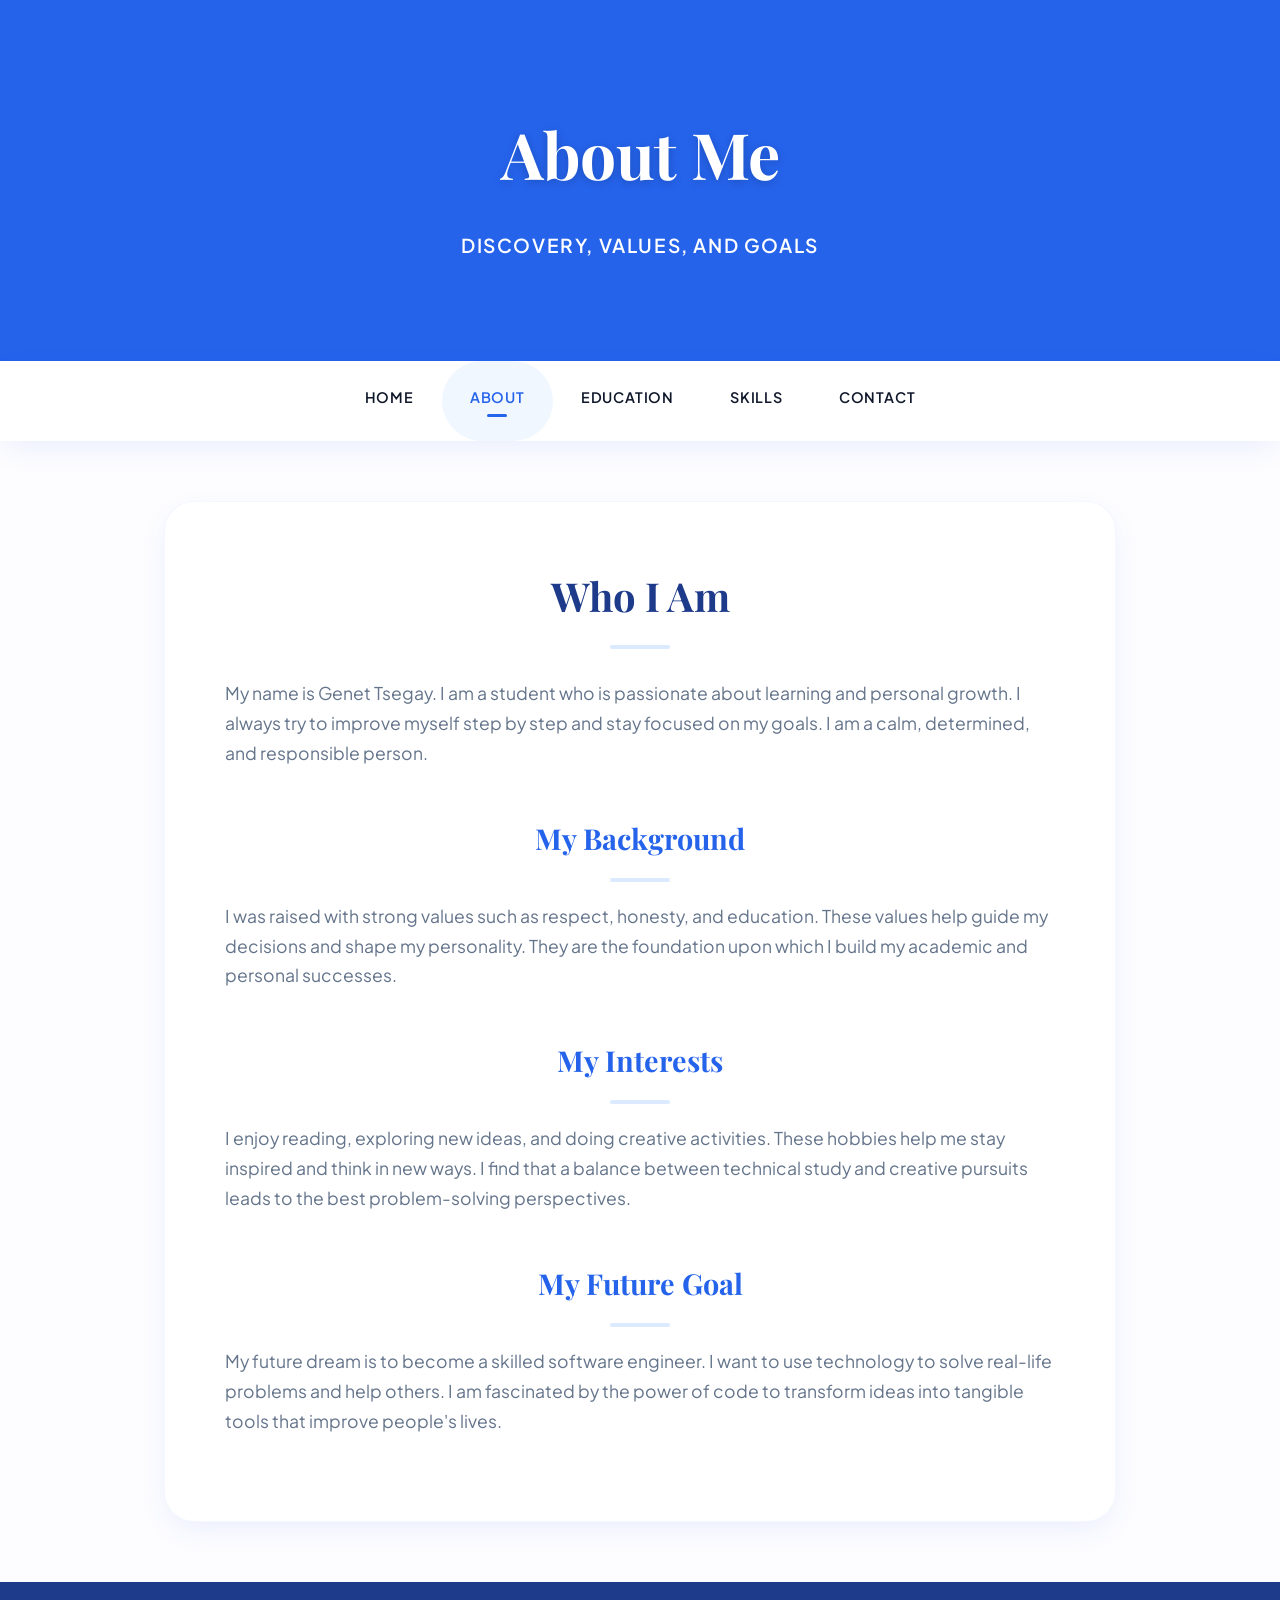
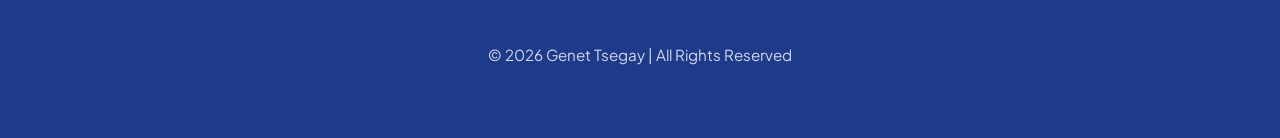
<file: about.html>
<!DOCTYPE html>
<html lang="en">
<head>
    <meta charset="UTF-8">
    <meta name="viewport" content="width=device-width, initial-scale=1.0">
    <title>About Me | Genet Tsegay</title>
    <link rel="stylesheet" href="style.css">
</head>
<body>

    <header class="top-header">
        <h1>About Me</h1>
        <p class="tagline">Discovery, Values, and Goals</p>
    </header>

    <nav id="navbar">
        <div class="nav-container">
            <div class="menu-toggle" id="mobile-menu">
                <span class="bar"></span>
                <span class="bar"></span>
                <span class="bar"></span>
            </div>
            <ul class="nav-links">
                <li><a href="index.html">Home</a></li>
                <li><a href="about.html">About</a></li>
                <li><a href="education.html">Education</a></li>
                <li><a href="skills.html">Skills</a></li>
                <li><a href="contact.html">Contact</a></li>
            </ul>
        </div>
    </nav>

    <main class="container">
        <section class="content-card">
            <h2>Who I Am</h2>
            <p>
                My name is Genet Tsegay. I am a student who is passionate about learning and personal growth. 
                I always try to improve myself step by step and stay focused on my goals. I am a calm, determined, and responsible person.
            </p>

            <h2 class="section-title">My Background</h2>
            <p>
                I was raised with strong values such as respect, honesty, and education. 
                These values help guide my decisions and shape my personality. They are the foundation upon which I build my academic and personal successes.
            </p>

            <h2 class="section-title">My Interests</h2>
            <p>
                I enjoy reading, exploring new ideas, and doing creative activities. 
                These hobbies help me stay inspired and think in new ways. I find that a balance between technical study and creative pursuits leads to the best problem-solving perspectives.
            </p>

            <h2 class="section-title">My Future Goal</h2>
            <p>
                My future dream is to become a skilled software engineer. 
                I want to use technology to solve real-life problems and help others. I am fascinated by the power of code to transform ideas into tangible tools that improve people's lives.
            </p>
        </section>
    </main>

    <footer>
        <p>© 2026 Genet Tsegay | All Rights Reserved</p>
    </footer>

    <script src="script.js"></script>
</body>
</html>
</file>
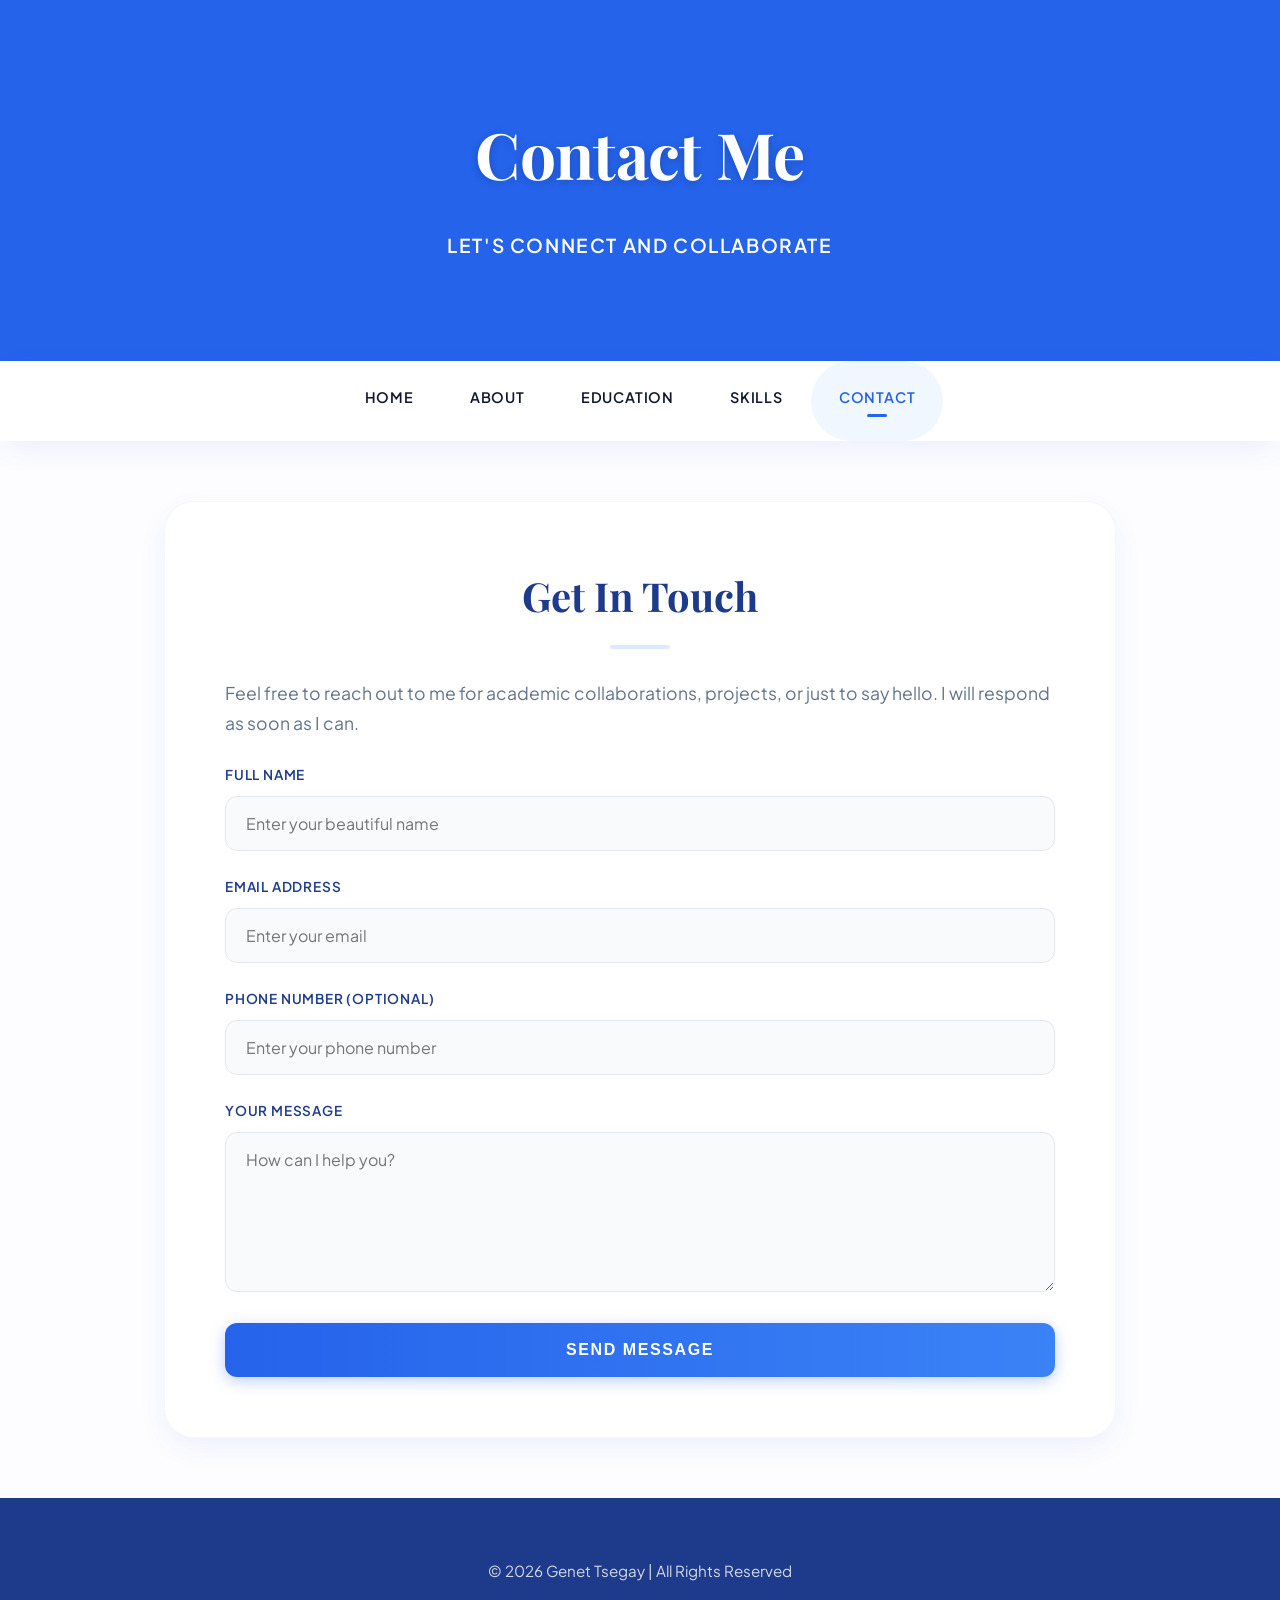
<file: contact.html>
<!DOCTYPE html>
<html lang="en">
<head>
    <meta charset="UTF-8">
    <meta name="viewport" content="width=device-width, initial-scale=1.0">
    <title>Contact Me | Genet Tsegay</title>
    <link rel="stylesheet" href="style.css">
</head>
<body>

    <header class="top-header">
        <h1>Contact Me</h1>
        <p class="tagline">Let's Connect and Collaborate</p>
    </header>

    <nav id="navbar">
        <div class="nav-container">
            <div class="menu-toggle" id="mobile-menu">
                <span class="bar"></span>
                <span class="bar"></span>
                <span class="bar"></span>
            </div>
            <ul class="nav-links">
                <li><a href="index.html">Home</a></li>
                <li><a href="about.html">About</a></li>
                <li><a href="education.html">Education</a></li>
                <li><a href="skills.html">Skills</a></li>
                <li><a href="contact.html">Contact</a></li>
            </ul>
        </div>
    </nav>

    <main class="container">
        <section class="content-card">
            <h2>Get In Touch</h2>
            <p>
                Feel free to reach out to me for academic collaborations, projects, or just to say hello. 
                I will respond as soon as I can.
            </p>

            <form class="contact-form">
                <div class="form-group">
                    <label for="name">Full Name</label>
                    <input type="text" id="name" name="name" class="form-control" placeholder="Enter your beautiful name" required>
                </div>

                <div class="form-group">
                    <label for="email">Email Address</label>
                    <input type="email" id="email" name="email" class="form-control" placeholder="Enter your email" required>
                </div>

                <div class="form-group">
                    <label for="phone">Phone Number (optional)</label>
                    <input type="tel" id="phone" name="phone" class="form-control" placeholder="Enter your phone number">
                </div>

                <div class="form-group">
                    <label for="message">Your Message</label>
                    <textarea id="message" name="message" rows="6" class="form-control" placeholder="How can I help you?" required></textarea>
                </div>

                <button type="submit" class="btn">Send Message</button>
            </form>

            <div id="successMsg" style="display: none; margin-top: 24px; padding: 16px; background: #ecfdf5; color: #065f46; border-radius: 8px; font-weight: 600;">
                ✅ Your message has been sent successfully! Thank you for reaching out.
            </div>
        </section>
    </main>

    <footer>
        <p>© 2026 Genet Tsegay | All Rights Reserved</p>
    </footer>

    <script src="script.js"></script>
</body>
</html>
</file>
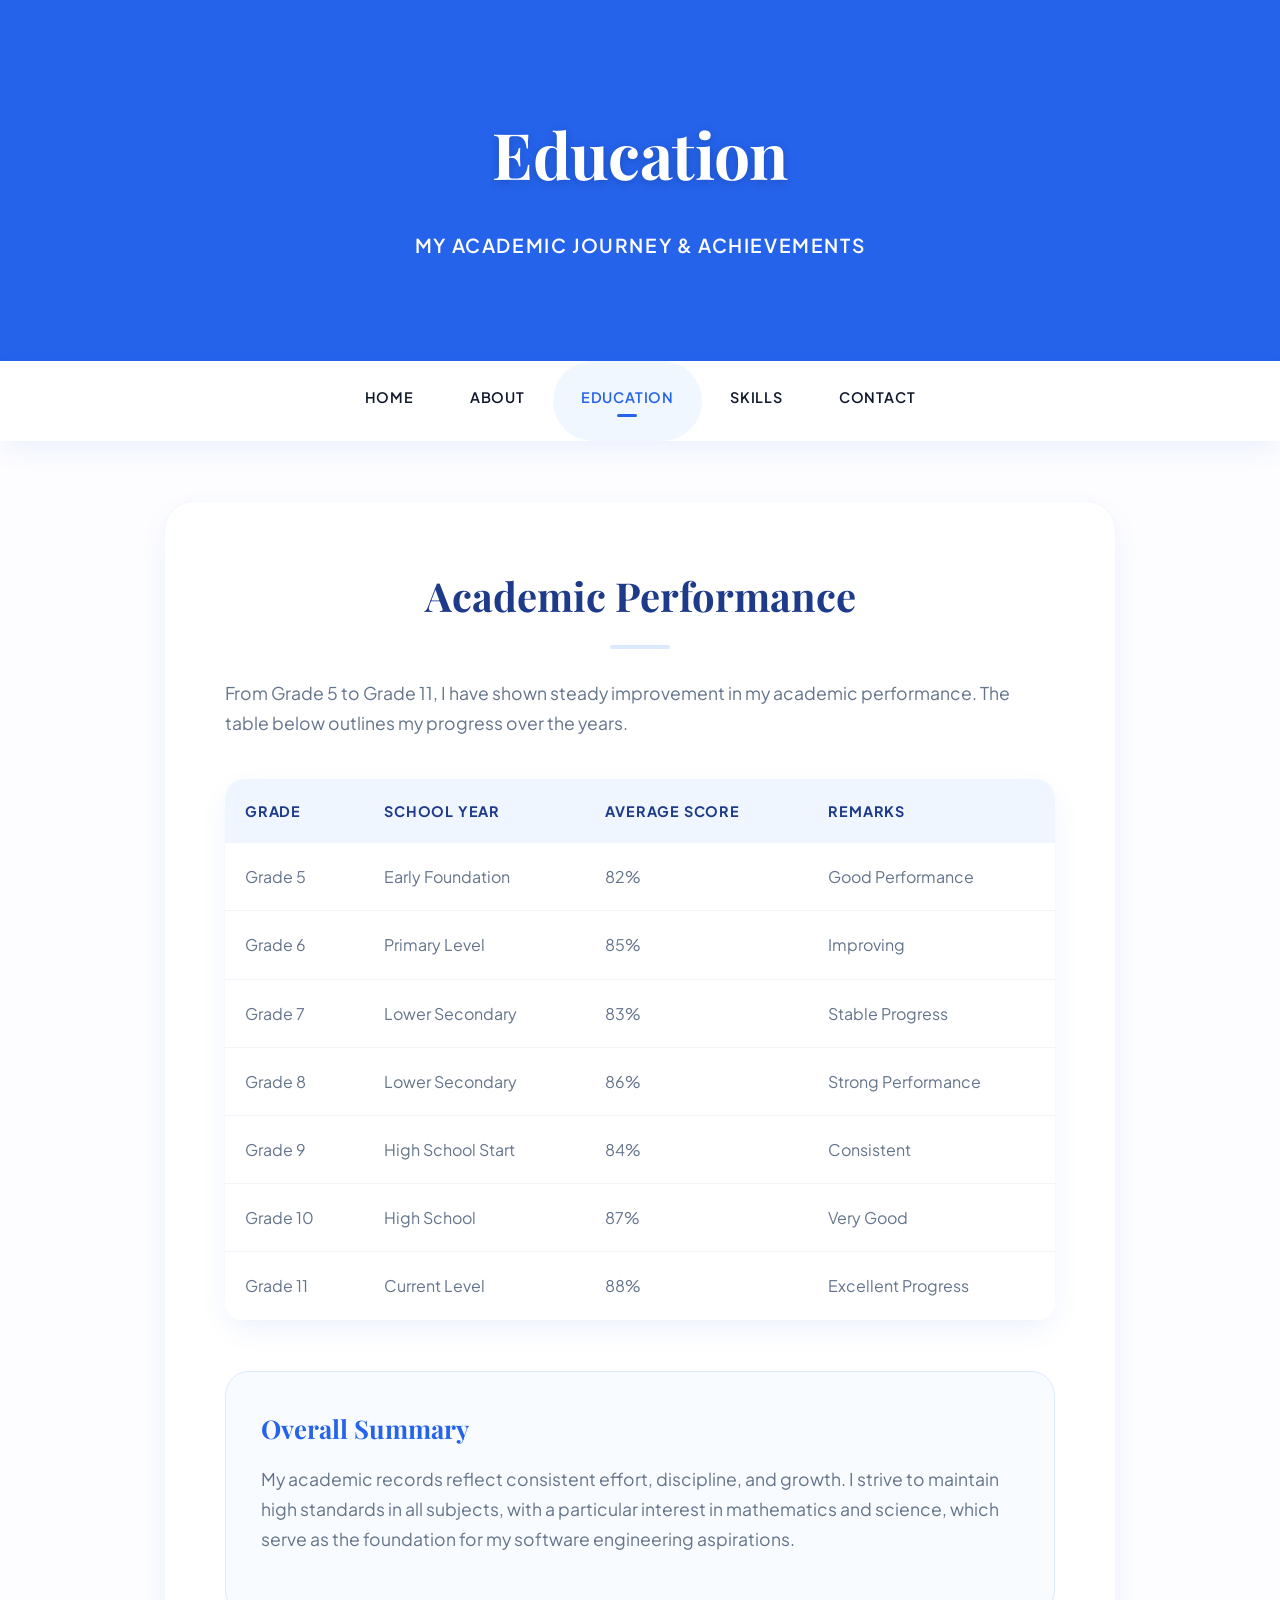
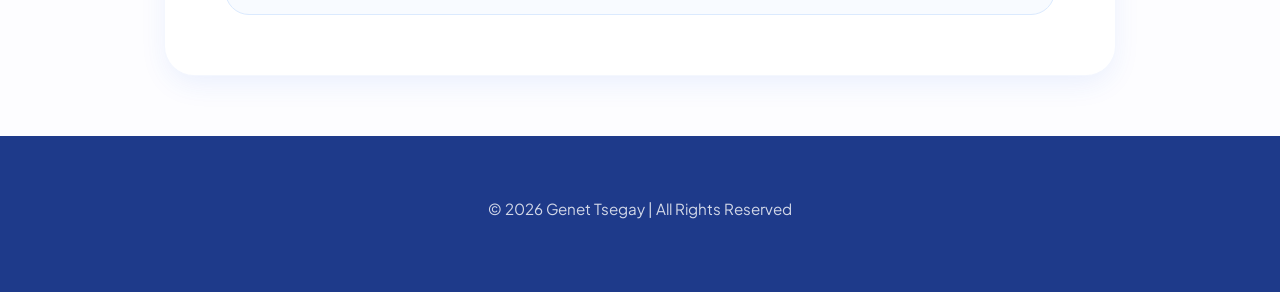
<file: education.html>
<!DOCTYPE html>
<html lang="en">
<head>
    <meta charset="UTF-8">
    <meta name="viewport" content="width=device-width, initial-scale=1.0">
    <title>Education | Genet Tsegay</title>
    <link rel="stylesheet" href="style.css">
</head>
<body>

    <header class="top-header">
        <h1>Education</h1>
        <p class="tagline">My Academic Journey & Achievements</p>
    </header>

    <nav id="navbar">
        <div class="nav-container">
            <div class="menu-toggle" id="mobile-menu">
                <span class="bar"></span>
                <span class="bar"></span>
                <span class="bar"></span>
            </div>
            <ul class="nav-links">
                <li><a href="index.html">Home</a></li>
                <li><a href="about.html">About</a></li>
                <li><a href="education.html">Education</a></li>
                <li><a href="skills.html">Skills</a></li>
                <li><a href="contact.html">Contact</a></li>
            </ul>
        </div>
    </nav>

    <main class="container">
        <section class="content-card">
            <h2>Academic Performance</h2>
            <p>From Grade 5 to Grade 11, I have shown steady improvement in my academic performance. The table below outlines my progress over the years.</p>
            
            <div class="table-responsive">
                <table>
                    <thead>
                        <tr>
                            <th>Grade</th>
                            <th>School Year</th>
                            <th>Average Score</th>
                            <th>Remarks</th>
                        </tr>
                    </thead>
                    <tbody>
                        <tr>
                            <td>Grade 5</td>
                            <td>Early Foundation</td>
                            <td>82%</td>
                            <td>Good Performance</td>
                        </tr>
                        <tr>
                            <td>Grade 6</td>
                            <td>Primary Level</td>
                            <td>85%</td>
                            <td>Improving</td>
                        </tr>
                        <tr>
                            <td>Grade 7</td>
                            <td>Lower Secondary</td>
                            <td>83%</td>
                            <td>Stable Progress</td>
                        </tr>
                        <tr>
                            <td>Grade 8</td>
                            <td>Lower Secondary</td>
                            <td>86%</td>
                            <td>Strong Performance</td>
                        </tr>
                        <tr>
                            <td>Grade 9</td>
                            <td>High School Start</td>
                            <td>84%</td>
                            <td>Consistent</td>
                        </tr>
                        <tr>
                            <td>Grade 10</td>
                            <td>High School</td>
                            <td>87%</td>
                            <td>Very Good</td>
                        </tr>
                        <tr>
                            <td>Grade 11</td>
                            <td>Current Level</td>
                            <td>88%</td>
                            <td>Excellent Progress</td>
                        </tr>
                    </tbody>
                </table>
            </div>

            <div class="summary-box">
                <h3>Overall Summary</h3>
                <p>
                    My academic records reflect consistent effort, discipline, and growth. 
                    I strive to maintain high standards in all subjects, with a particular interest in mathematics and science, which serve as the foundation for my software engineering aspirations.
                </p>
            </div>
        </section>
    </main>

    <footer>
        <p>© 2026 Genet Tsegay | All Rights Reserved</p>
    </footer>

    <script src="script.js"></script>
</body>
</html>
</file>
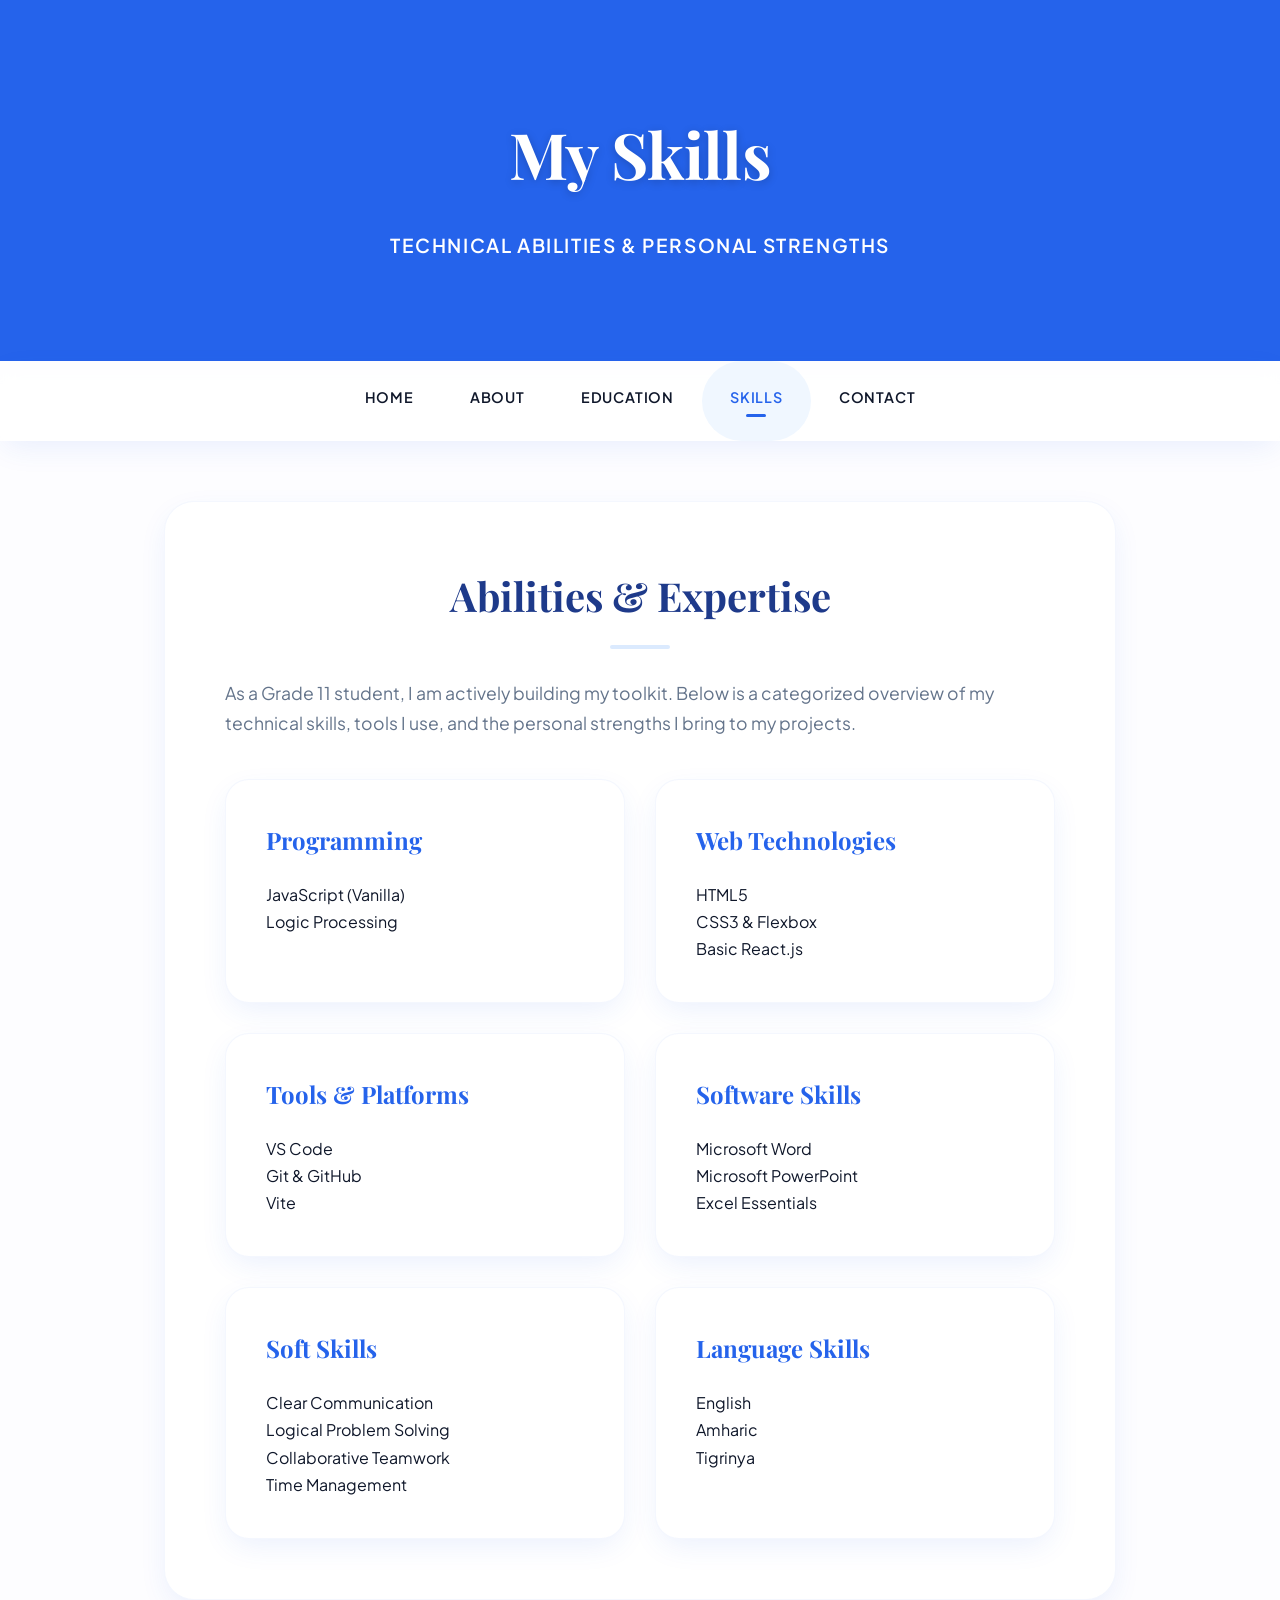
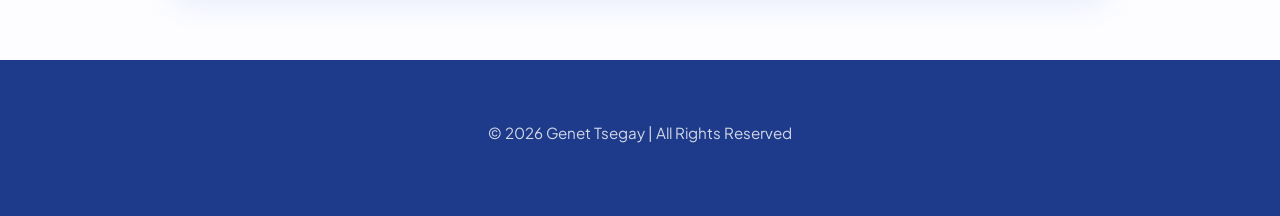
<file: skills.html>
<!DOCTYPE html>
<html lang="en">
<head>
    <meta charset="UTF-8">
    <meta name="viewport" content="width=device-width, initial-scale=1.0">
    <title>Skills Overview | Genet Tsegay</title>
    <link rel="stylesheet" href="style.css">
</head>
<body>

    <header class="top-header">
        <h1>My Skills</h1>
        <p class="tagline">Technical Abilities & Personal Strengths</p>
    </header>

    <nav id="navbar">
        <div class="nav-container">
            <div class="menu-toggle" id="mobile-menu">
                <span class="bar"></span>
                <span class="bar"></span>
                <span class="bar"></span>
            </div>
            <ul class="nav-links">
                <li><a href="index.html">Home</a></li>
                <li><a href="about.html">About</a></li>
                <li><a href="education.html">Education</a></li>
                <li><a href="skills.html">Skills</a></li>
                <li><a href="contact.html">Contact</a></li>
            </ul>
        </div>
    </nav>

    <main class="container">
        <section class="content-card">
            <h2>Abilities & Expertise</h2>
            <p>
                As a Grade 11 student, I am actively building my toolkit. Below is a categorized overview of my technical skills, tools I use, and the personal strengths I bring to my projects.
            </p>

            <div class="skills-grid">
                <!-- Programming -->
                <div class="skill-card">
                    <h3>Programming</h3>
                    <ul>
                        <li>JavaScript (Vanilla)</li>
                        <li>Logic Processing</li>
                    </ul>
                </div>

                <!-- Web Tech -->
                <div class="skill-card">
                    <h3>Web Technologies</h3>
                    <ul>
                        <li>HTML5</li>
                        <li>CSS3 & Flexbox</li>
                        <li>Basic React.js</li>
                    </ul>
                </div>

                <!-- Tools -->
                <div class="skill-card">
                    <h3>Tools & Platforms</h3>
                    <ul>
                        <li>VS Code</li>
                        <li>Git & GitHub</li>
                        <li>Vite</li>
                    </ul>
                </div>

                <!-- Software -->
                <div class="skill-card">
                    <h3>Software Skills</h3>
                    <ul>
                        <li>Microsoft Word</li>
                        <li>Microsoft PowerPoint</li>
                        <li>Excel Essentials</li>
                    </ul>
                </div>

                <!-- Soft Skills -->
                <div class="skill-card">
                    <h3>Soft Skills</h3>
                    <ul>
                        <li>Clear Communication</li>
                        <li>Logical Problem Solving</li>
                        <li>Collaborative Teamwork</li>
                        <li>Time Management</li>
                    </ul>
                </div>

                <!-- Languages -->
                <div class="skill-card">
                    <h3>Language Skills</h3>
                    <ul>
                        <li>English</li>
                        <li>Amharic</li>
                        <li>Tigrinya</li>
                    </ul>
                </div>
            </div>
        </section>
    </main>

    <footer>
        <p>© 2026 Genet Tsegay | All Rights Reserved</p>
    </footer>

    <script src="script.js"></script>
</body>
</html>
</file>
<file: style.css>
/* 
   Advanced & Stylish Design System for Genet Tsegay's Portfolio
   Theme: Girly Stylish Professional (Blue Focused)
*/

@import url('https://fonts.googleapis.com/css2?family=Playfair+Display:wght@700&family=Plus+Jakarta+Sans:wght@300;400;500;600;700&display=swap');

:root {
    --primary: #2563eb;
    --primary-soft: #dbeafe;
    --primary-dark: #1e3a8a;
    --secondary: #3b82f6;
    --accent: #93c5fd;
    --bg-light: #fdfdff; /* Softer off-white */
    --text-main: #0f172a;
    --text-muted: #64748b;
    --white: #ffffff;
    --glass: rgba(255, 255, 255, 0.8);
    --shadow-soft: 0 10px 30px -5px rgba(37, 99, 235, 0.1);
    --shadow-hover: 0 20px 40px -10px rgba(37, 99, 235, 0.15);
}

* {
    margin: 0;
    padding: 0;
    box-sizing: border-box;
}

body {
    font-family: 'Plus Jakarta Sans', sans-serif;
    background-color: var(--bg-light);
    color: var(--text-main);
    line-height: 1.7;
    overflow-x: hidden;
}

/* HEADER & HERO */
.top-header {
    background-color: var(--primary); /* Solid high-contrast blue */
    color: #ffffff;
    text-align: center;
    padding: 100px 20px;
    position: relative;
    overflow: hidden;
}

.top-header h1 {
    font-family: 'Playfair Display', serif;
    font-size: 4rem;
    font-weight: 700;
    margin-bottom: 20px;
    letter-spacing: -0.01em;
    color: #ffffff; /* Explicitly white */
    text-shadow: 0 2px 10px rgba(0, 0, 0, 0.2);
}

.tagline {
    font-size: 1.2rem;
    color: #ffffff !important; /* Forces white color for absolute visibility */
    font-weight: 600;
    max-width: 800px;
    margin: 0 auto;
    letter-spacing: 0.1rem;
    text-transform: uppercase;
    opacity: 1;
}

/* NAVIGATION */
#navbar {
    background-color: var(--glass);
    backdrop-filter: blur(10px);
    box-shadow: var(--shadow-soft);
    position: sticky;
    top: 0;
    z-index: 1000;
}

.nav-container {
    max-width: 1200px;
    margin: 0 auto;
    display: flex;
    justify-content: center;
    align-items: center;
    padding: 0 20px;
}

.nav-links {
    display: flex;
    list-style: none;
}

.nav-links li a {
    display: block;
    padding: 24px 28px;
    color: var(--text-main);
    text-decoration: none;
    font-weight: 600;
    font-size: 0.9rem;
    text-transform: uppercase;
    letter-spacing: 0.05rem;
    transition: all 0.3s cubic-bezier(0.4, 0, 0.2, 1);
}

.nav-links li a:hover, 
.nav-links li a.active {
    color: var(--primary);
    background-color: #f0f7ff;
    border-radius: 50px;
}

.nav-links li a.active::after {
    content: '';
    display: block;
    width: 20px;
    height: 3px;
    background: var(--primary);
    margin: 4px auto 0;
    border-radius: 10px;
}

/* MOBILE NAV TOGGLE */
.menu-toggle {
    display: none;
    flex-direction: column;
    justify-content: space-between;
    width: 30px;
    height: 21px;
    cursor: pointer;
    z-index: 1001;
}

.bar {
    width: 100%;
    height: 3px;
    background-color: var(--text-main);
    border-radius: 10px;
    transition: all 0.3s ease;
}

/* MAIN CONTENT */
.container {
    max-width: 1000px;
    margin: 60px auto;
    padding: 0 24px;
}

.content-card {
    background: var(--white);
    border-radius: 30px; /* Softer corners */
    padding: 60px;
    box-shadow: var(--shadow-soft);
    margin-bottom: 60px;
    border: 1px solid rgba(37, 99, 235, 0.05);
}

h2 {
    font-family: 'Playfair Display', serif;
    color: var(--primary-dark);
    font-size: 2.5rem;
    margin-bottom: 30px;
    position: relative;
    text-align: center;
}

h2::after {
    content: '';
    display: block;
    width: 60px;
    height: 4px;
    background: var(--primary-soft);
    margin: 15px auto 0;
    border-radius: 10px;
}

.section-title {
    color: var(--primary);
    font-size: 1.8rem;
    margin: 45px 0 20px;
    font-weight: 700;
}

p {
    margin-bottom: 24px;
    color: var(--text-muted);
    font-size: 1.1rem;
    font-weight: 400;
}

/* IMAGES */
.image-wrapper {
    margin: 50px 0;
    display: flex;
    justify-content: center;
}

.profile-img {
    width: 100%;
    max-width: 300px; /* Reduced from 450px for better fit */
    height: auto;
    border-radius: 40px; /* Stylish soft rounded look */
    border: 12px solid var(--white);
    box-shadow: var(--shadow-hover);
    transition: transform 0.4s ease;
}

.profile-img:hover {
    transform: scale(1.02);
}

/* TABLES */
.table-responsive {
    overflow-x: auto;
    margin: 40px 0;
    border-radius: 20px;
    box-shadow: var(--shadow-soft);
}

table {
    width: 100%;
    border-collapse: collapse;
    background: var(--white);
}

th {
    background-color: #eff6ff;
    color: var(--primary-dark);
    text-align: left;
    padding: 20px;
    font-weight: 700;
    font-size: 0.9rem;
    text-transform: uppercase;
    letter-spacing: 0.05rem;
}

td {
    padding: 20px;
    border-bottom: 1px solid #f1f5f9;
    color: var(--text-muted);
}

tr:hover {
    background-color: #f8fafc;
}

/* SKILLS - Advanced Stylish Grid */
.skills-grid {
    display: grid;
    grid-template-columns: repeat(auto-fill, minmax(300px, 1fr));
    gap: 30px;
    margin-top: 40px;
}

.skill-card {
    background: var(--white);
    padding: 40px;
    border-radius: 24px;
    border: 1px solid rgba(37, 99, 235, 0.05);
    box-shadow: var(--shadow-soft);
    transition: all 0.3s ease;
}

.skill-card:hover {
    transform: translateY(-8px);
    box-shadow: var(--shadow-hover);
    border-color: var(--primary-soft);
}

.skill-card h3 {
    font-family: 'Playfair Display', serif;
    margin-bottom: 20px;
    color: var(--primary);
    font-size: 1.5rem;
}

.skill-card ul {
    list-style: none;
}

.summary-box {
    margin-top: 50px;
    padding: 35px;
    background: #f8fbff;
    border-radius: 24px;
    border: 1px solid var(--primary-soft);
    position: relative;
    overflow: hidden;
}

.summary-box h3 {
    font-family: 'Playfair Display', serif;
    color: var(--primary);
    margin-bottom: 15px;
    font-size: 1.6rem;
}

/* CONTACT FORM */
.contact-form {
    max-width: 100%;
}

.form-group {
    margin-bottom: 24px;
}

.form-group label {
    display: block;
    margin-bottom: 10px;
    font-weight: 600;
    font-size: 0.85rem;
    text-transform: uppercase;
    letter-spacing: 0.05rem;
    color: var(--primary-dark);
}

.form-control {
    width: 100%;
    padding: 16px 20px;
    border-radius: 12px;
    border: 1.5px solid #e2e8f0;
    background: #f8fafc;
    font-family: inherit;
    font-size: 1rem;
    transition: all 0.2s;
}

.form-control:focus {
    outline: none;
    border-color: var(--primary);
    background: var(--white);
    box-shadow: 0 0 0 4px rgba(37, 99, 235, 0.1);
}

.btn {
    width: 100%;
    padding: 18px;
    background: linear-gradient(to right, var(--primary), var(--secondary));
    color: var(--white);
    border: none;
    border-radius: 12px;
    cursor: pointer;
    font-weight: 700;
    font-size: 1rem;
    text-transform: uppercase;
    letter-spacing: 0.1rem;
    transition: all 0.3s;
    box-shadow: 0 4px 15px rgba(37, 99, 235, 0.3);
}

.btn:hover {
    transform: translateY(-3px);
    box-shadow: 0 8px 25px rgba(37, 99, 235, 0.4);
}

/* FOOTER */
footer {
    background-color: var(--primary-dark);
    color: var(--white);
    text-align: center;
    padding: 60px 20px;
}

footer p {
    color: rgba(255, 255, 255, 0.8) !important;
    font-size: 0.95rem;
    margin-bottom: 10px;
}

/* RESPONSIVE */
@media (max-width: 768px) {
    .nav-container {
        justify-content: flex-end; /* Align burger to the right */
        height: 70px;
        position: relative;
    }

    .menu-toggle {
        display: flex;
    }

    .nav-links {
        display: none;
        flex-direction: column;
        position: absolute;
        top: 100%;
        left: 0;
        width: 100%;
        background: var(--white);
        box-shadow: var(--shadow-soft);
        z-index: 999;
        padding: 20px 0;
    }

    .nav-links.active {
        display: flex;
    }

    .nav-links li {
        width: 100%;
        text-align: center;
    }

    .nav-links li a {
        padding: 20px;
        width: 100%;
        border-bottom: 1px solid #f8fafc;
        border-radius: 0; /* Clear pill shape on mobile list */
    }

    .nav-links li a.active::after {
        display: none; /* Hide underline on mobile for better menu layout */
    }

    .top-header h1 {
        font-size: 2.8rem;
    }
    
    .content-card {
        padding: 40px 20px;
        border-radius: 20px;
    }
}
</file>
